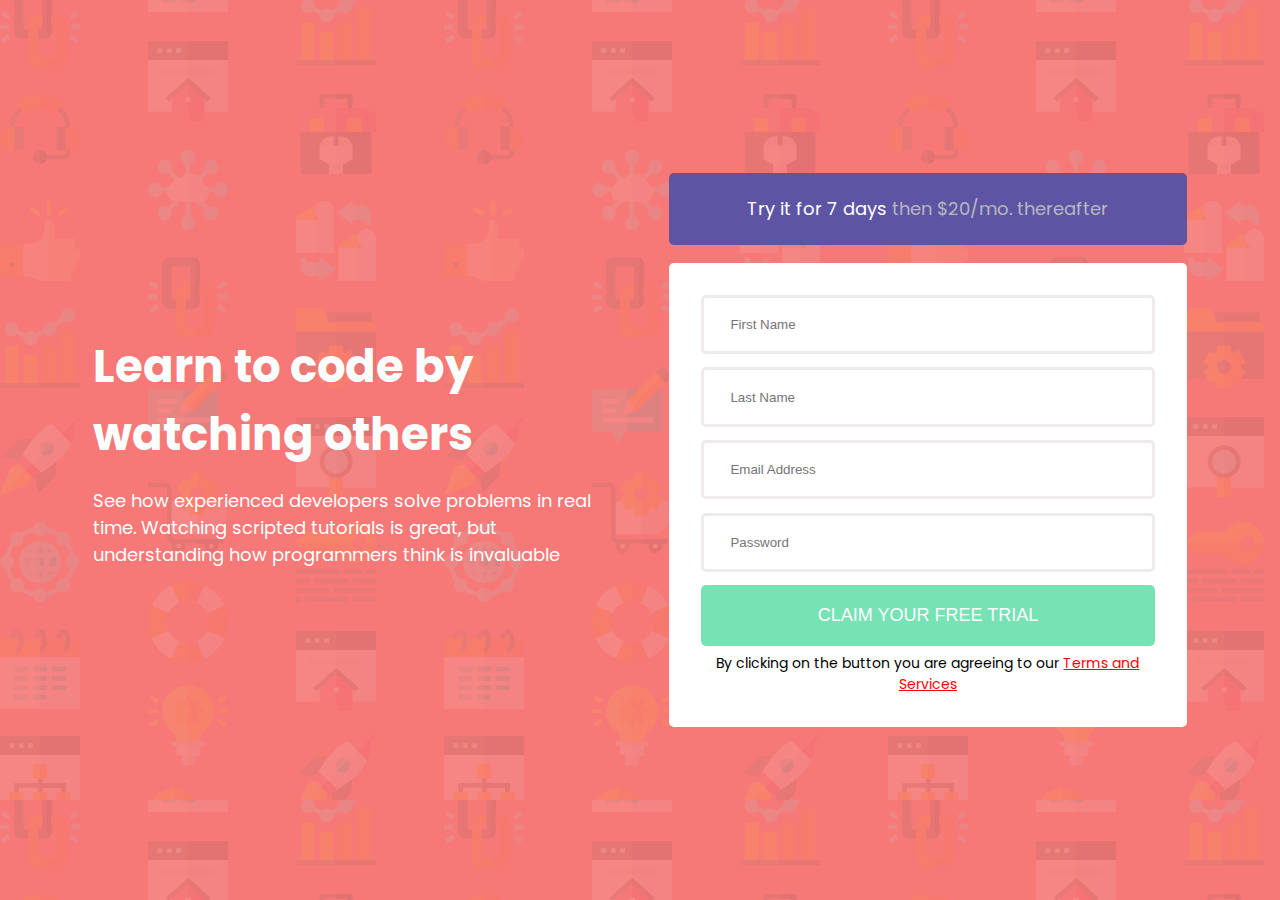
<file: index.html>
<!DOCTYPE html>
<html lang="en">
<head>
    <meta charset="UTF-8">
    <meta http-equiv="X-UA-Compatible" content="IE=edge">
    <meta name="viewport" content="width=device-width, initial-scale=1.0">
    <title>Fill Form</title>
    <link rel="preconnect" href="https://fonts.googleapis.com">
    <link rel="preconnect" href="https://fonts.gstatic.com" crossorigin>
    <link href="https://fonts.googleapis.com/css2?family=Poppins:wght@400;500;600;700&display=swap" rel="stylesheet">
    <link rel="stylesheet" href="style.css">
    <link rel="shortcut icon" href="images/favicon-32x32.png" type="image/x-icon">

    <script defer src="./index.js"></script>
</head>
<body>
    <main>
        <div class="row">
            <div class="left">
                <h1 class="left-head">Learn to code by watching others</h1>
                <p class="left-text">See how experienced developers solve problems in real time. Watching scripted tutorials is great, but understanding how programmers think is invaluable</p>
            </div>
            <div class="right">
                <div class="right-top">
                    <p><bold>Try it for 7 days</bold> then $20/mo. thereafter</p>
                </div>
                <div>
                    <form action="/" class="rigth-second" id="form">
                        <div class="input-control">
                            <input class="fill-input" id="first-name" name="first-name" type="text" placeholder="First Name">
                            <img class="icn" src="./images/icon-error.svg" alt="!!">
                            <div class="error"></div>
                        </div>
                        <div class="input-control">
                            <input class="fill-input" id="last-name" name="last-name" type="text" placeholder="Last Name">
                            <img class="icn" src="./images/icon-error.svg" alt="!!">
                            <div class="error"></div>
                        </div>
                        <div class="input-control">
                            <input class="fill-input" id="email" name="email" type="text" placeholder="Email Address">
                            <img class="icn" src="./images/icon-error.svg" alt="!!">
                            <div class="error"></div>
                        </div>
                        <div class="input-control">
                            <input class="fill-input" id="password" name="password" type="password" placeholder="Password">
                            <img class="icn" src="./images/icon-error.svg" alt="!!">
                            <div class="error"></div>
                        </div>
                        
                        <button type="submit" class="free-trial">
                            Claim Your Free Trial
                        </button>
                        <p class="terms">By clicking on the button you are agreeing to our <a style="color: red;" href="#">Terms and Services</a></p>
                    </form>                  
                </div>
            </div>
        </div>
    </main>    
</body>
</html>
</file>
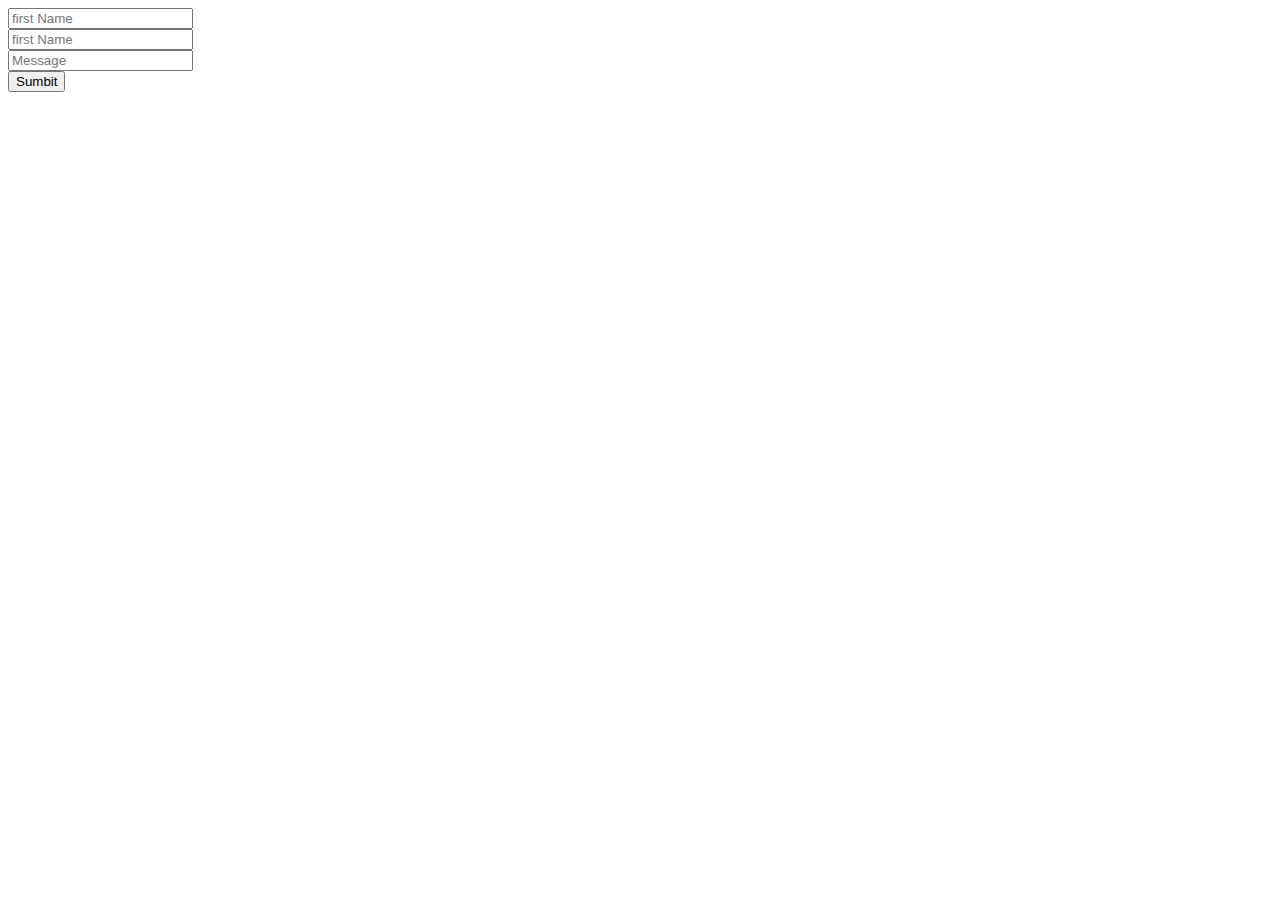
<file: demo.html>
<!DOCTYPE html>
<html lang="en">
<head>
    <meta charset="UTF-8">
    <meta http-equiv="X-UA-Compatible" content="IE=edge">
    <meta name="viewport" content="width=device-width, initial-scale=1.0">
    <title>Document</title>
</head>
<style>
    .invalid{
        border: 2px solid red;
    }
</style>
<body>
    <form action="" class="contact-form">
        <div class="form-check">
            <input type="text" id="first-name" name="first-name" placeholder="first Name">
        </div>
        <div class="form-check">
            <input type="text" id="last-name" name="last-name" placeholder="first Name">
        </div>
        <div class="form-check">
            <input type="text" id="message" name="message" placeholder="Message">
        </div>
        <button type="submit">Sumbit</button>
    </form>
</body>
<script>
    const contactForm = document.querySelector(".contact-form")
    const firstName = document.querySelector("#first-name");
    const lastName = document.querySelector('#last-name');

    contactForm.addEventListener("submit", submitForm);
    contactForm.addEventListener("input", validateInput);

    function validateInput(e){
        let isInvalid = false;
        const value = e.target.value.trim();
        switch (e.target.name){
            case "first-name":
                isInvalid = value === "";
                break;

            case "last-name":
            isInvalid = value === "";
            break;

            case "message":
            isInvalid = value === "";
            break;
        }
        e.target.classList.toggle("invalid", isInvalid);
        return isInvalid;
    }

    function submitForm(e) {
        e.preventDefault();

        const isInvalid = validateInput({target: firstName}) |
                          validateInput({target: lastName}) |
                          validateInput({target: message});

        if (isInvalid) {
            // give a command here
        }
    }
</script>
</html>
</file>
<file: style.css>
*{
    padding: 0;
    margin: 0;
    box-sizing: border-box;
}

body {
    background-image: url('images/bg-intro-desktop.png');
    background-color: #F67977;
}

.invalid{
    border: 2px solid red;
}

main {
    padding: 4em;
    width: 100%;
    align-items: center;
    justify-content: center;
    margin: auto;
    height: 100vh;
    display: flex;
}

.row{
    display: flex;
    justify-content: space-around;
}

.left{
    width: 45%;
    color: #FAFFFE;
    justify-content: center;
    display: flex;
    flex-direction: column;
}

.left-head{
    font-family: "Poppins";
    font-size: 45px;
}

.left-text{
    font-family: "Poppins";
    font-size: 18px;
    margin-top: 1em;
}

.right{
    width: 45%;
    font-family: "Poppins";
}

.right-top {
    height: 4em;
    background-color: #5D54A3;
    color: #B8B7C1;
    border-radius: 5px;
    text-align: center;
    align-items: center;
    justify-content: center;
    display: flex;
    margin-bottom: 1em;
    font-size: 18px;
    font-family: "Poppins";
}

.right-top bold {
    color: white;
}

.rigth-second{
    height: auto;
    padding: 2em 2em;
    background-color: white;
    border-radius: 5px;
    display: flex;
    flex-direction: column;
    justify-content: space-between;
}

p .bold{
    font-weight: 700;
    font-size: 50px;
}

.fill-input{
    height: 3em;
    border-radius: 5px;
    border: 1px solid #F67977;
    background-color: white;
    width: 100%;
}
input[type=text] {
    /* width: 100%; */
    padding: 2em 2em;
    margin: 0 0;
    margin-bottom: 1em;
    box-sizing: border-box;
    border: 3px solid rgb(240, 235, 235);
    -webkit-transition: 0.5s;
    transition: 0.5s;
    outline: none;
  } 
input[type=text]:focus {
    border: 3px solid #5D54A3;
    background-color: white;
}
input[type=email] {
    /* width: 100%; */
    padding: 2em 2em;
    margin: 0 0;
    margin-bottom: 1em;
    box-sizing: border-box;
    border: 3px solid rgb(240, 235, 235);
    -webkit-transition: 0.5s;
    transition: 0.5s;
    outline: none;
  } 
input[type=email]:focus {
    border: 3px solid #5D54A3;
    background-color: white;
}
input[type=password] {
    /* width: 100%; */
    padding: 2em 2em;
    margin: 0 0;
    margin-bottom: 1em;
    box-sizing: border-box;
    border: 3px solid rgb(240, 235, 235);
    -webkit-transition: 0.5s;
    transition: 0.5s;
    outline: none;
  } 
input[type=password]:focus {
    border: 3px solid #5D54A3;
    background-color: white;
}

.input-control{
    position: relative;
}

.input-control img{
    position: absolute;
    top: 15px;
    right: 10px;
    visibility: hidden;
}

.input-control.error input {
    border-color: #F67977;
}

.input-control .error {
    color: red;
    font-size: 12px;
    height: 13px;
    margin-top: -0.3em;
    margin-bottom: 1em;
}
.input-control .error img{
    visibility: visible;
}
div.error{
    float: right;
}

.free-trial {
    height: auto;
    width: auto;
    cursor: pointer;
    text-transform: uppercase;
    background-color: #77E2B4;
    color: #FAFFFE;
    border-color: transparent;
    border-radius: 5px;
    font-size: 18px;
    padding-top: 1em;
    padding-bottom: 1em;
}
.terms{
    font-size: 14px;
    margin-top: 0.5em;
    text-align: center;
}

@media screen and (max-width: 1073px){
    .left-head{
        font-size: 40px;
    }
    .right-second{
        height: auto;
    }
    input[type=text] {
        padding: 2em 2em;
        margin: 0 0;
        margin-bottom: 1em;
    }
    input[type=email] {
        padding: 2em 2em;
        margin: 0 0;
        margin-bottom: 1em;
    }
    input[type=password] {
        padding: 2em 2em;
        margin: 0 0;
    }
    .free-trial {
        padding: 1em 2em;
        height: auto;
        margin-top: 1em;
    }
    .terms {
        font-size: 14px;
        font-family: "Poppins";
        text-align: center;
        padding: 1em 1em;
    }
}
@media screen and (max-width: 893px){
    main{
        height: auto;
    }
    .row{
        flex-direction: column;
        align-items: center;
    }
    .left{
        width: auto;
        text-align: center;
        margin-bottom: 2em;
    }
    .right{
        width: auto;
    }
    .right-second{
        height: 50vh;
    }
    input[type=text] {
        padding: 2em 2em;
        margin: 0 0;
    }
    input[type=email] {
        padding: 2em 2em;
        margin: 0 0;
    }
    input[type=password] {
        padding: 2em 2em;
        margin: 0 0;
    }
    .free-trial {
        padding: 1em 2em;
        height: auto;
    }
    .terms {
        font-size: 14px;
        font-family: "Poppins";
        text-align: center;
        padding: 1em 1em;
    }
}
@media screen and (max-width: 600px){
    main{
        padding: 2em;
    }
    .left-head{
        font-size: 26px;
    }
    .left-text{
        font-size: 14px;
    }
    .left {
        width: auto;
    }
    .right{
        width: auto;
    }
    .right-top{
        padding: 2em 3em;
        margin-top: 2em;
    }
    .right-second{
        padding: 1.4em;
    }
    input[type=text] {
        padding: 2em 2em;
        margin: 0 0;
    }
    input[type=email] {
        padding: 2em 2em;
        margin: 0 0;
    }
    input[type=password] {
        padding: 2em 2em;
        margin: 0 0;
    }
    .free-trial {
        padding: 1em 2em;
        height: auto;
    }
    .terms {
        font-size: 14px;
        font-family: "Poppins";
        text-align: center;
        padding: 1em 1em;
    }
}
</file>
